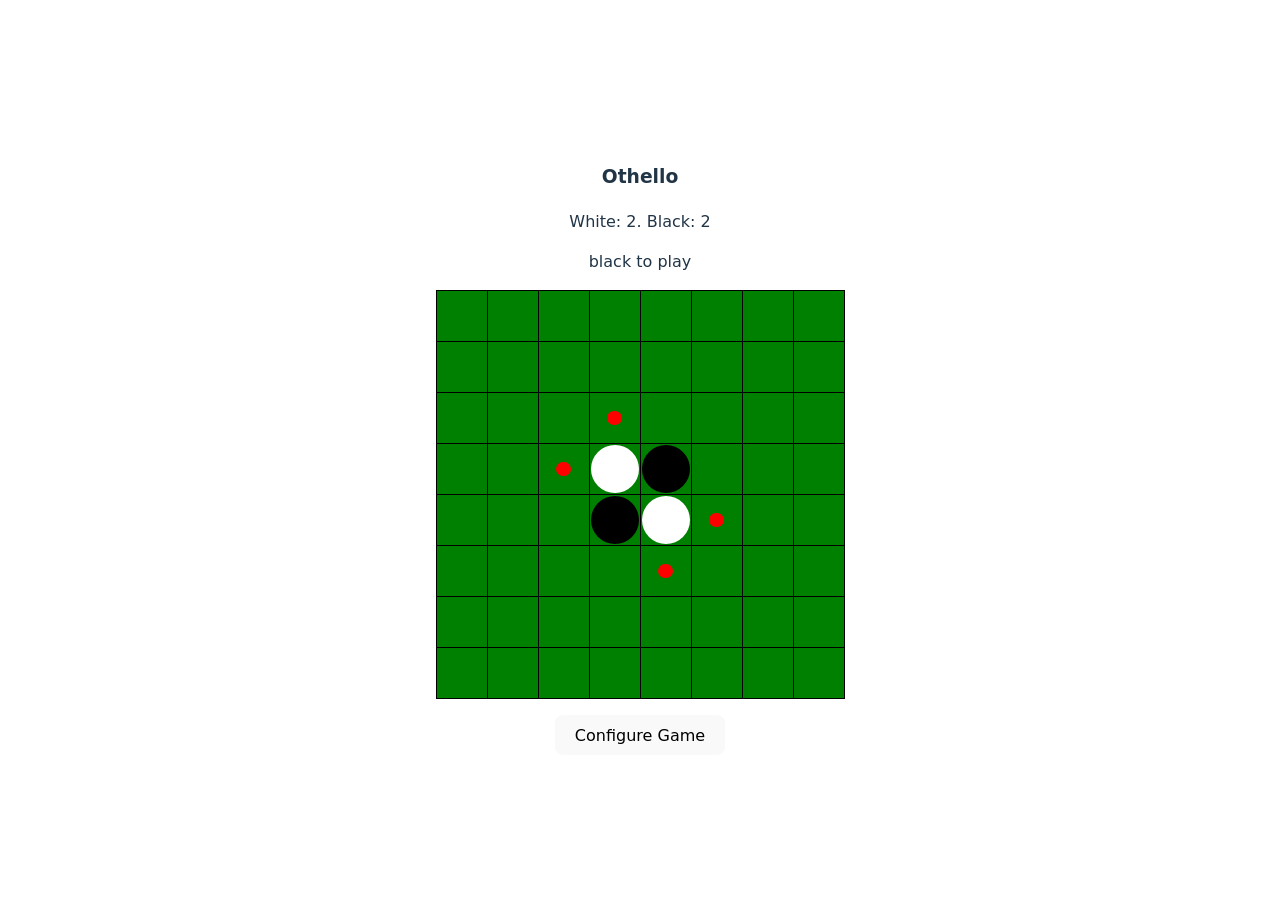
<file: static/othello2023/index.html>
<!DOCTYPE html>
<html lang="en">
  <head>
    <meta charset="UTF-8" />
    <meta name="viewport" content="width=device-width, initial-scale=1.0" />
    <title>Othello</title>
    <script type="module" crossorigin src="/static/othello2023/assets/index-9a40fcb4.js"></script>
    <link rel="stylesheet" href="/static/othello2023/assets/index-54a0a651.css">
  </head>
  <body>
    <div id="app"></div>
    
  </body>
</html>
</file>
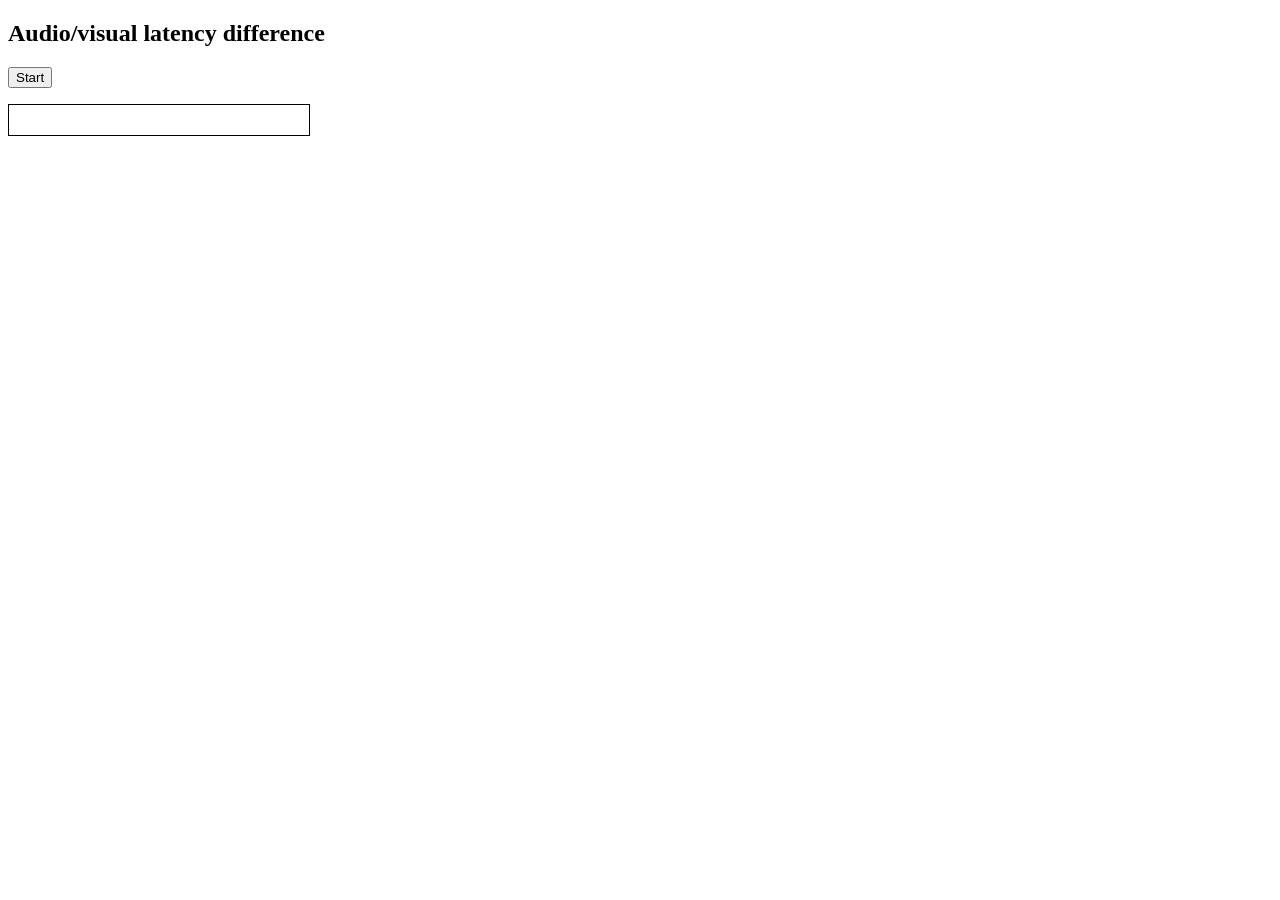
<file: static/latency-tests/latency-audio-video.html>
<!DOCTYPE html>

<html>
  <head>
  <meta charset="utf-8">
  <meta name="viewport" content="width=device-width, initial-scale=1">

  <title>Audio Latency Tester</title>
  </head>

  <body>
    <h2>Audio/visual latency difference</h2>

    <p>
    <button id='start'>Start</button>
    </p>

    <canvas id='canvas' width="300" height="30" style="border: 1px solid">
    </canvas>

    <script>
      // roughly want to blink a frame for 8 frames when running at 60 fps
      const visBlinkTimeMs = 8 * 16.6;
      const eventTimeoutMs = 5000;

      const minTimeBetweenEventsMs = 500;
      const maxTimeBetweenEventsMs = 3000;

      // NOTE: could stall a frame in theory
      function nextEvent() {
          var ms = 0;
          while (ms < minTimeBetweenEventsMs || ms > maxTimeBetweenEventsMs) {
              ms = Math.random() * 3000;
          }

          return ms;
      }

      const canvas = document.getElementById("canvas");
      const canvasCtx = canvas.getContext("2d");

      const audioContext = new (window.AudioContext || window.webkitAudioContext)();
      var metroData = []; // type?

      // setup audio buffer
      var request = new XMLHttpRequest();
      request.open("GET", "250552__druminfected__metronome.wav");
      request.responseType = "arraybuffer";
      request.onload = function() {
          var data = request.response;
          audioContext.decodeAudioData(data, function(buffer) {
              metroData = buffer;
          });
      };
      request.send();

      // fill initial rectangle on canvas
      canvasCtx.rect(0, 0, canvas.width, canvas.height);

      // state machine
      var machine = {
          state: "noEvent",
      };

      function animate(now) {
          if (machine.state === "noEvent") {
              var dtNextEventMs = nextEvent();

              machine = {
                  state: "eventPending",
                  eventTime: now + dtNextEventMs,
                  eventExpires: now + dtNextEventMs + visBlinkTimeMs,
              };

              // these can only be used once
              // docs say they are cheap to create

              const noiseMaker = audioContext.createBufferSource();
              noiseMaker.buffer = metroData;
              noiseMaker.connect(audioContext.destination);
              noiseMaker.start(audioContext.currentTime + dtNextEventMs/1000);

          }
          else if (machine.state == "eventPending") { 
              if (now > machine.eventTime) {
                  machine.state = "eventRunning";
                  canvasCtx.fillStyle = "red";
                  canvasCtx.fill();
              }
          }
          else if (machine.state == "eventRunning") {
              if (now > machine.eventExpires) {
                  machine.state = "noEvent";
                  canvasCtx.fillStyle = "white";
                  canvasCtx.fill();
              }
          }

          window.requestAnimationFrame(animate);
      };

      document.getElementById('start').onclick = function() {
          audioContext.resume();
          window.requestAnimationFrame(animate);
      };

    </script>
  </body>
</html>
</file>
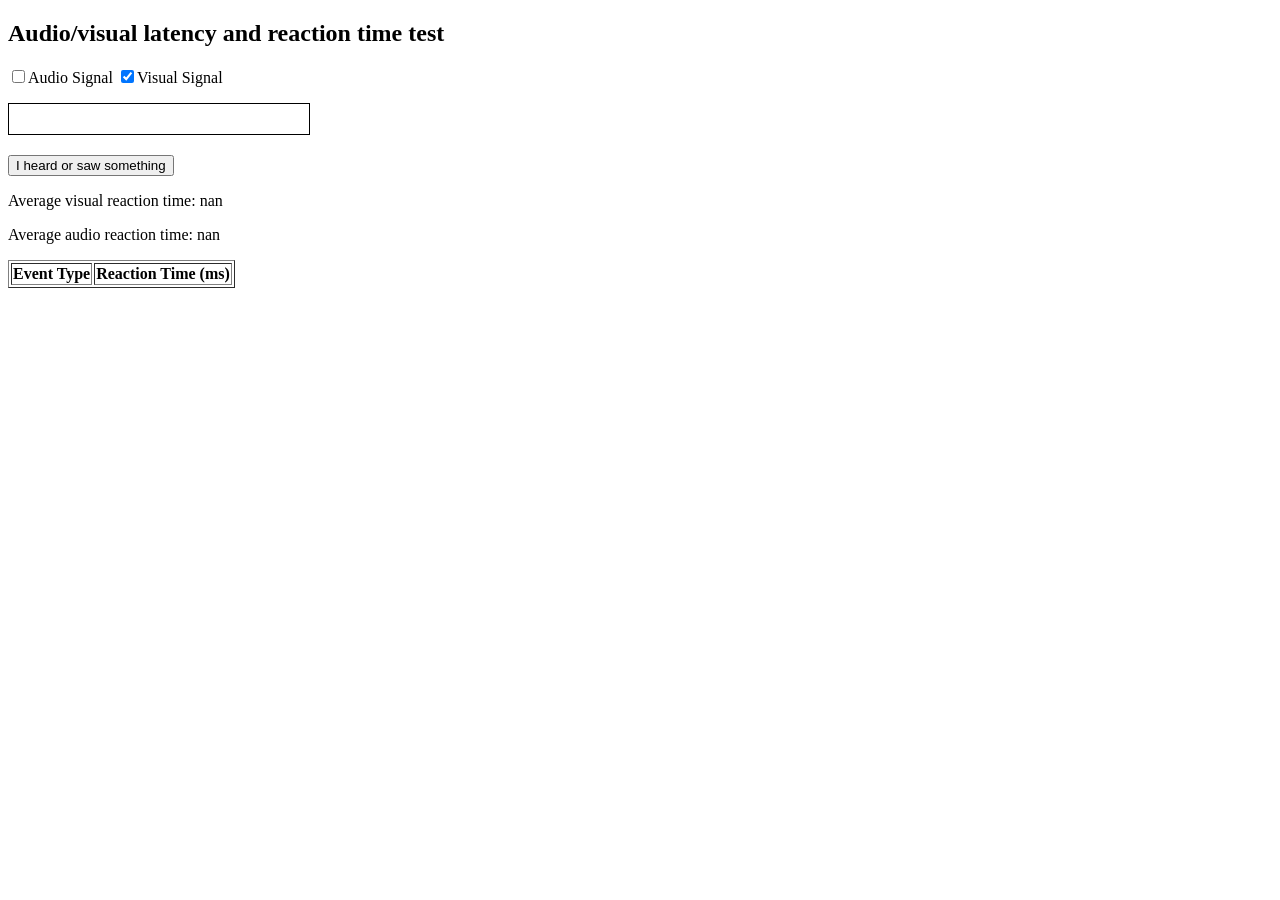
<file: static/latency-tests/latency-reaction-time.html>
<!DOCTYPE html>

<html>
  <head>
  <meta charset="utf-8">
  <meta name="viewport" content="width=device-width, initial-scale=1">

  <title>Audio Latency Tester</title>
  </head>

  <body>
    <h2>Audio/visual latency and reaction time test</h2>

    <p>
      <input type="checkbox" id='audio'>Audio Signal</input>
      <input type="checkbox" id='visual'>Visual Signal</input>
    </p>

    <canvas id='canvas' width="300" height="30" style="border: 1px solid">
    </canvas>

    <p>
      <button id="event">I heard or saw something</button>
    </p>

    <p>Average visual reaction time: <span id='avg-visual'>nan</span> </p>
    <p>Average audio reaction time: <span id='avg-audio'>nan</span> </p>

    <table id='results' border='1'>
      <tr>
        <th>Event Type</th>
        <th>Reaction Time (ms)</th>
      </tr>
    </table>

    <script>
      // roughly want to blink a frame for 8 frames when running at 60 fps
      const visBlinkTimeMs = 8 * 16.6;
      const eventTimeoutMs = 5000;

      const minTimeBetweenEventsMs = 500;
      const maxTimeBetweenEventsMs = 3000;

      // NOTE: could stall a frame in theory
      function nextEvent() {
          var ms = 0;
          while (ms < minTimeBetweenEventsMs || ms > maxTimeBetweenEventsMs) {
              ms = Math.random() * 3000;
          }

          return ms;
      }

      const canvas = document.getElementById("canvas");
      const canvasCtx = canvas.getContext("2d");

      const audioContext = new (window.AudioContext || window.webkitAudioContext)();
      var metroData = []; // type?

      // setup audio buffer
      var request = new XMLHttpRequest();
      request.open("GET", "250552__druminfected__metronome.wav");
      request.responseType = "arraybuffer";
      request.onload = function() {
          var data = request.response;
          audioContext.decodeAudioData(data, function(buffer) {
              metroData = buffer;
          });
      };
      request.send();

      // grab some dom elements
      var audioOnCheckbox = document.getElementById("audio");
      var visualOnCheckbox = document.getElementById("visual");
      var resultsTable = document.getElementById("results");

      // must start with audio turned off due to autoplay restrictions
      visualOnCheckbox.checked = true;
      audioOnCheckbox.checked = false;
      audioOnCheckbox.onclick = function() { audioContext.resume() };

      // ---

      // fill initial rectangle on canvas
      canvasCtx.rect(0, 0, canvas.width, canvas.height);

      var avgAudio = 0.0;
      var avgVisual = 0.0;

      // state machine
      var machine = {
          state: "noEvent",
      };

      function animate(now) {
          if (machine.state === "noEvent") {
              // schedule next event
              var dtNextEventMs = nextEvent();

              function fireVisual() {
                  machine = {
                      state: "eventPending",
                      eventType: "visual",
                      eventTime: now + dtNextEventMs
                  };
              }

              function fireAudio() {
                  machine = {
                      state: "eventPending",
                      eventType: "audio",
                      eventTime: now + dtNextEventMs
                  };

                  // these can only be used once
                  // docs say they are cheap to create

                  const noiseMaker = audioContext.createBufferSource();
                  noiseMaker.buffer = metroData;
                  noiseMaker.connect(audioContext.destination);
                  noiseMaker.start(audioContext.currentTime + dtNextEventMs/1000);
              }

              var audioOn = audioOnCheckbox.checked;
              var visualOn = visualOnCheckbox.checked;

              if (audioOn && visualOn) {
                  // pick an event to fire
                  if (Math.random() > 0.5) fireAudio();
                  else                     fireVisual();
              }
              else if (audioOn) {
                  fireAudio();
              }
              else if (visualOn) {
                  fireVisual();
              }
          }
          else if (machine.state == "eventPending") { 
              if (now > machine.eventTime) {
                  machine.state = "userReacting";
                  machine.userReacted = false;

                  if (machine.eventType === "visual") {
                      machine.eventExpires = now + visBlinkTimeMs;
                      machine.eventTime = now; // update event time for this frame

                      canvasCtx.fillStyle = "red";
                      canvasCtx.fill();
                  }
              }
          }
          else if (machine.state == "userReacting") {
              // check if we need to clear visual event
              if (now > machine.eventExpires && machine.eventType === "visual") {
                  canvasCtx.fillStyle = "white";
                  canvasCtx.fill();
              }

              // once use reacts, clear the event
              if (machine.userReacted || now-machine.eventTime > eventTimeoutMs) {
                  console.log("cleared event");
                  machine = { state: "noEvent" };
              }
          }

          window.requestAnimationFrame(animate);
      };

      window.requestAnimationFrame(animate);

      document.getElementById("event").onclick = function() {
          var now = performance.now();

          if (machine.state == "userReacting" && !machine.userReacted) {
              var row = resultsTable.insertRow();
              var cell1 = row.insertCell();
              var cell2 = row.insertCell();

              cell1.innerHTML = machine.eventType;
              cell2.innerHTML = now - machine.eventTime;

              machine.userReacted = true;

              if (machine.eventType === "audio") {
                  var dt = now - machine.eventTime;
                  if (avgAudio < 100) {
                      avgAudio = dt;
                  }
                  else {
                      avgAudio -= avgAudio / 10;
                      avgAudio += dt / 10;
                  }

                  document.getElementById('avg-audio').innerHTML = avgAudio;
              }

              if (machine.eventType === "visual") {
                  var dt = now - machine.eventTime;
                  if (avgVisual < 100) {
                      avgVisual = dt;
                  }
                  else {
                      avgVisual -= avgVisual / 10;
                      avgVisual += dt / 10;
                  }

                  document.getElementById('avg-visual').innerHTML = avgVisual;
              }
          }
      };

    </script>
  </body>
</html>
</file>
<file: static/othello2023/assets/index-54a0a651.css>
:root{font-family:Inter,system-ui,Avenir,Helvetica,Arial,sans-serif;line-height:1.5;font-weight:400;color-scheme:light dark;color:#ffffffde;background-color:#242424;font-synthesis:none;text-rendering:optimizeLegibility;-webkit-font-smoothing:antialiased;-moz-osx-font-smoothing:grayscale;-webkit-text-size-adjust:100%}a{font-weight:500;color:#646cff;text-decoration:inherit}a:hover{color:#535bf2}body{margin:0;display:flex;place-items:center;min-width:320px;min-height:100vh}h1{font-size:3.2em;line-height:1.1}.card{padding:2em}#app{max-width:1280px;margin:0 auto;padding:2rem;text-align:center}button{border-radius:8px;border:1px solid transparent;padding:.6em 1.2em;font-size:1em;font-weight:500;font-family:inherit;background-color:#1a1a1a;cursor:pointer}button:hover{border-color:#646cff}button:focus,button:focus-visible{outline:4px auto -webkit-focus-ring-color}@media (prefers-color-scheme: light){:root{color:#213547;background-color:#fff}a:hover{color:#747bff}button{background-color:#f9f9f9}}table.svelte-1ahmwf0{border-collapse:collapse}td.svelte-1ahmwf0{padding:0;border:1px solid black}.cell.svelte-1ahmwf0{display:block;line-height:0;background:green;padding:0;border-radius:0;width:50px;height:50px}.white.svelte-1ahmwf0{display:block;margin:auto;background:white;border-radius:50%;width:100%;height:100%}.black.svelte-1ahmwf0{display:block;margin:auto;background:black;border-radius:50%;width:100%;height:100%}.valid.svelte-1ahmwf0{display:block;margin:auto;background:red;border-radius:50%;width:30%;height:30%}
</file>
